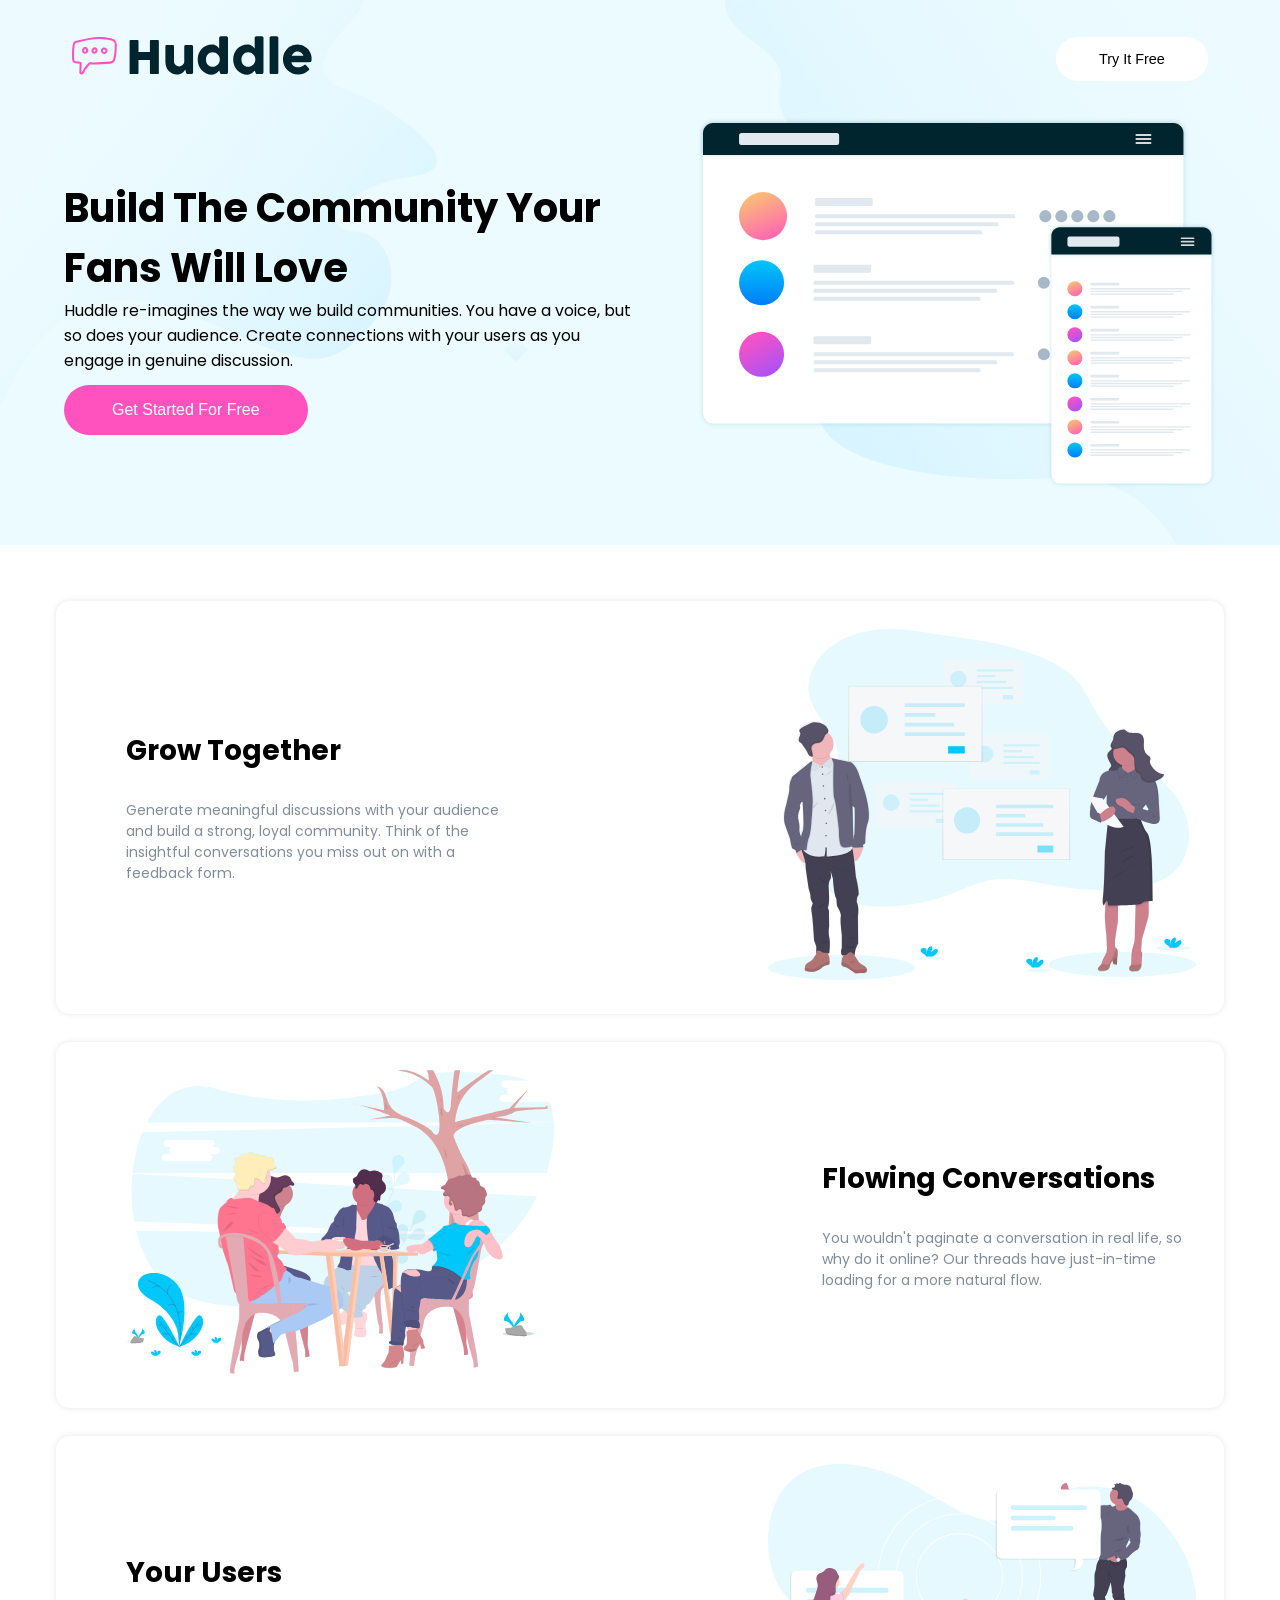
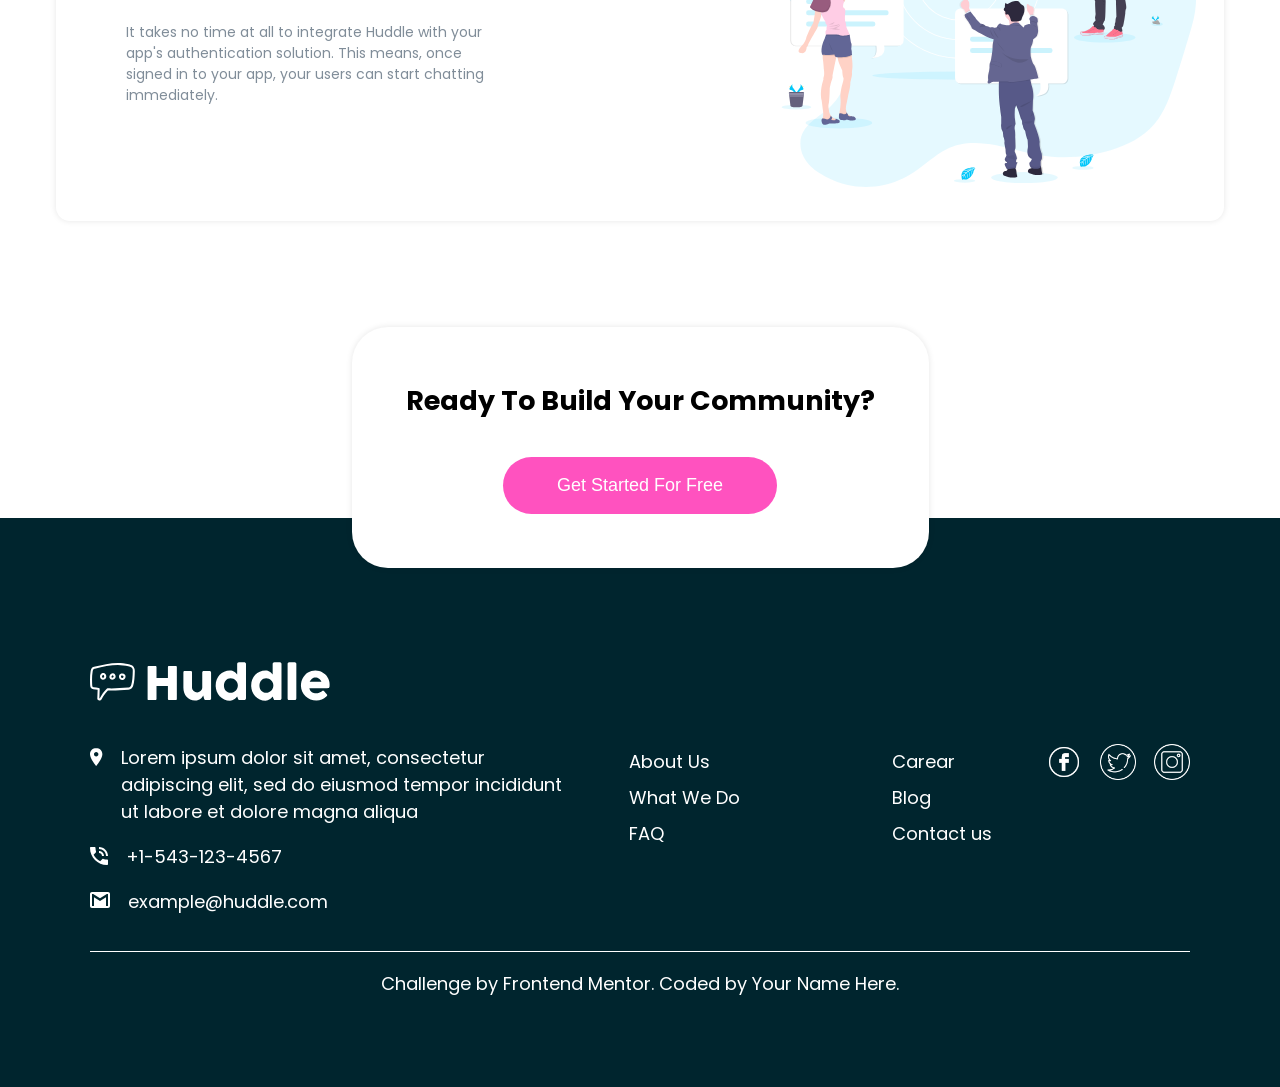
<file: index.html>
<!DOCTYPE html>
<html lang="en">
  <head>
    <meta charset="UTF-8" />
    <meta name="viewport" content="width=device-width, initial-scale=1.0" />
    <meta
      name="desciption"
      content="Generate meaningful discussions with your audience and build a strong, loyal community. 
        Think of the insightful conversations you miss out on with a feedback form."
    />
    <link rel="preconnect" href="https://fonts.googleapis.com" />
    <link rel="preconnect" href="https://fonts.gstatic.com" crossorigin />
    <link
      href="https://fonts.googleapis.com/css2?family=Open+Sans:ital,wght@0,300..800;1,300..800&family=Poppins:ital,wght@0,100;0,200;0,300;0,400;0,500;0,600;0,700;0,800;0,900;1,100;1,200;1,300;1,400;1,500;1,600;1,700;1,800;1,900&display=swap"
      rel="stylesheet"
    />
    <link
      rel="icon"
      type="image/png"
      sizes="32x32"
      href="./images/favicon-32x32.png"
    />
    <link rel="stylesheet" href="style.css" />
    <title>
      Frontend Mentor | Huddle landing page with alternating feature blocks
    </title>
  </head>
  <body>
    <main>
      <header>
        <nav>
          <div class="nav-logo-container">
            <img src="images/logo.svg" alt="nav-logo" />
          </div>
          <button>Try It Free</button>
        </nav>
        <div class="header__content">
          <article class="header__article">
            <h1>Build The Community Your Fans Will Love</h1>
            <p>
              Huddle re-imagines the way we build communities. You have a voice,
              but so does your audience. Create connections with your users as
              you engage in genuine discussion.
            </p>
            <button>Get Started For Free</button>
          </article>
          <div class="header__image-holder">
            <img src="images/illustration-mockups.svg" alt="" />
          </div>
        </div>
      </header>
      <section class="contents">
        <div class="content content-1">
          <article>
            <h2>Grow Together</h2>
            <p>
              Generate meaningful discussions with your audience and build a
              strong, loyal community. Think of the insightful conversations you
              miss out on with a feedback form.
            </p>
          </article>
          <div class="content__image-holder content-1__image-holder">
            <img
              src="images/illustration-grow-together.svg"
              alt="grow-together"
            />
          </div>
        </div>

        <div class="content content-2">
          <div class="content__image-holder content-2__image-holder">
            <img
              src="images/illustration-flowing-conversation.svg"
              alt="grow-together"
            />
          </div>
          <article>
            <h2>Flowing Conversations</h2>
            <p>
              You wouldn't paginate a conversation in real life, so why do it
              online? Our threads have just-in-time loading for a more natural
              flow.
            </p>
          </article>
        </div>

        <div class="content content-3">
          <article>
            <h2>Your Users</h2>
            <p>
              It takes no time at all to integrate Huddle with your app's
              authentication solution. This means, once signed in to your app,
              your users can start chatting immediately.
            </p>
          </article>
          <div class="content__image-holder content-3__image-holder">
            <img src="images/illustration-your-users.svg" alt="grow-together" />
          </div>
        </div>
      </section>

      <!-- ======== get Started ========== -->
      <section class="get-started">
        <h1>Ready To Build Your Community?</h1>
        <button>Get Started For Free</button>
      </section>

      <!-- ======== footer========== -->

      <footer>
        <div class="footer__image-holder">
          <img src="images/logo.svg" alt="footer logo" />
        </div>
        <div class="footer__content">
          <div class="contacts">
            <a href="#"
              ><img src="images/icon-location.svg" alt="icon-location" />
              <p>
                Lorem ipsum dolor sit amet, consectetur adipiscing elit, sed do
                eiusmod tempor incididunt ut labore et dolore magna aliqua
              </p></a
            >
            <a href="#"
              ><img src="images/icon-phone.svg" alt="icon-phone" />
              <p>+1-543-123-4567</p></a
            >
            <a href="#"
              ><img src="images/icon-email.svg" alt="icon-email" />
              <p>example@huddle.com</p></a
            >
          </div>
          <div class="links">
            <ul>
              <li><a href="#">About Us</a></li>
              <li><a href="#">What We Do</a></li>
              <li><a href="#">FAQ</a></li>
            </ul>
            <ul>
              <li><a href="#">Carear</a></li>
              <li><a href="#">Blog</a></li>
              <li><a href="#">Contact us</a></li>
            </ul>
          </div>
          <div class="socials">
            <div>
              <a href="#"><img src="images/facebook.png" alt="facebook" /></a>
            </div>
            <div>
              <a href="#"><img src="images/twitter.png" alt="twitter" /></a>
            </div>
            <div>
              <a href="#"><img src="images/instagram.png" alt="instagram" /></a>
            </div>
          </div>
        </div>
        <p class="attribution">
          Challenge by
          <a href="https://www.frontendmentor.io?ref=challenge" target="_blank"
            >Frontend Mentor</a
          >. Coded by <a href="#">Your Name Here</a>.
        </p>
      </footer>
    </main>
  </body>
</html>
</file>
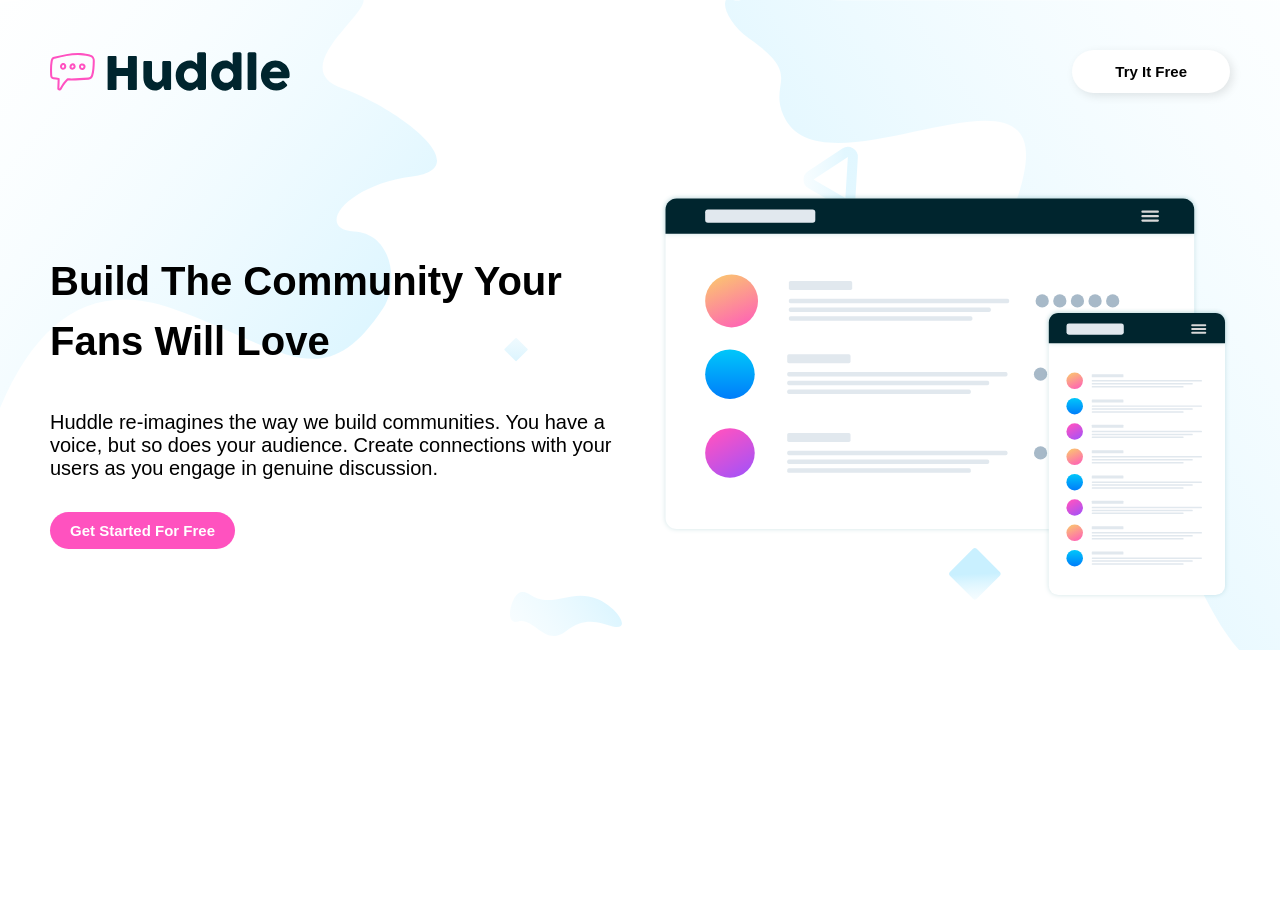
<file: huddle-landing-page-with-alternating-feature-blocks-master/index.html>
<!DOCTYPE html>
<html lang="en">
  <head>
    <meta charset="UTF-8" />
    <meta name="viewport" content="width=device-width, initial-scale=1.0" />
    <!-- displays site properly based on user's device -->

    <link
      rel="icon"
      type="image/png"
      sizes="32x32"
      href="./images/favicon-32x32.png"
    />
    <link rel="stylesheet" href="https://fonts.google.com/specimen/Poppins" />
    <link rel="stylesheet" href="https://fonts.google.com/specimen/Open+Sans" />
    <link rel="stylesheet" href="style.css" />

    <title>
      Frontend Mentor | Huddle landing page with alternating feature blocks
    </title>
  </head>
  <body>
    <header class="header">
      <nav class="nav">
        <img src="images/logo.svg" alt="nav__logo" class="nav__logo" />

        <a href="#" class="nav__try-btn">Try It Free</a>
      </nav>
      <div class="header__content">
        <article class="content__article">
          <h1 class="article__heading">
            Build The Community Your Fans Will Love
          </h1>
          <p class="article__body">
            Huddle re-imagines the way we build communities. You have a voice,
            but so does your audience. Create connections with your users as you
            engage in genuine discussion.
          </p>
          <a href="#" class="article__try-btn">Get Started For Free</a>
        </article>

        <div class="header__img-container">
          <img
            src="images/illustration-mockups.svg"
            alt="header__image"
            class="header__image"
          />
        </div>
      </div>
    </header>
  </body>
</html>
</file>
<file: style.css>
*,
*::after,
*::before {
  margin: 0;
  padding: 0;
  box-sizing: border-box;
}

:root {
  /* === colors === */
  --primary-pink: hsl(322, 100%, 66%);
  --neutral-pale-cyan: hsl(193, 100%, 96%);
  --neutral-dark-cyan: hsl(192, 100%, 9%);
  --neutral-grayish-blue: hsl(208, 11%, 55%);
  --white-text: #fff;
  --primary-padding: 2em 4em;
  --prmary-button-padding: 1em 3em;
}

body {
  font-size: 18px;
  font-family: "Poppins", "Open Sans", sans-serif;
  max-width: 100%;
}

/* Header == <nav, header__content> */

header {
  font-size: inherit;
  background-image: url(images/bg-hero-desktop.svg);
  background-repeat: no-repeat;
  background-color: var(--neutral-pale-cyan);
  padding-bottom: 1em;
}

/* ========= nav  */

nav {
  font-size: inherit;
  padding: var(--primary-padding);
  display: -webkit-box;
  display: -ms-flexbox;
  display: flex;
  justify-content: space-between;
  align-items: center;
}

.nav-logo-container {
  max-width: 30%;
}

.nav-logo-container img {
  width: 100%;
}

nav button {
  font-size: 0.8em;
  max-width: 30%;
  padding: 1em 3em;
  border: none;
  background-color: white;
  border-radius: 100px;
  cursor: pointer;
}

/* ============== nav media queries */

@media screen and (max-width: 617px) {
  body {
    font-size: 14px;
  }
}

@media screen and (max-width: 500px) {
  body {
    font-size: 12px;
  }
  nav button {
    max-width: 50%;
    padding: 1em 3em;
  }
}

/* =========== header__content*/

.header__content {
  display: flex;
  padding: var(--primary-padding);
  padding-top: 0;
  align-items: center;
  gap: 5%;
  cursor: default;
}

.header__content > * {
  max-width: 50%;
}

.header__article {
  font-size: inherit;
}

.header__article h1 {
  font-size: 2.5em;
}

.header__article p {
  font-size: 1em;
  margin-bottom: 0.7em;
}

.header__article button {
  font-size: inherit;
  border: none;
  color: var(--white-text);
  padding: var(--prmary-button-padding);
  background-color: var(--primary-pink);
  border-radius: 100px;
  cursor: pointer;
}

.header__image-holder img {
  width: 100%;
}

/* ============= header__content media queries */

@media screen and (max-width: 1300px) {
  .header__content {
    font-size: 16px;
  }
}

@media screen and (max-width: 985px) {
  .header__content {
    font-size: 12px;
  }
}

@media screen and (max-width: 776px) {
  .header__content {
    font-size: 10px;
  }
}

@media screen and (max-width: 600px) {
  .header__content {
    font-size: 8px;
  }
}

@media screen and (max-width: 500px) {
  .header__content {
    font-size: 12px;
    text-align: center;
    flex-direction: column;
  }

  .header__content > * {
    max-width: 100%;
  }

  .header__article {
    padding-top: 40%;
    margin-bottom: 25%;
  }

  .header__article h1 {
    margin-bottom: 1em;
  }

  .header__article p {
    margin-bottom: 2em;
  }
}

/* Content == <content * 3> */

.contents {
  font-size: 14px;
  padding: var(--primary-padding);
  cursor: default;
}

.content {
  font-size: inherit;
  display: flex;
  justify-content: space-between;
  align-items: center;
  padding: 2em;
  padding-left: 5em;
  margin: 2em 0;
  box-shadow: 0 0 6px rgba(0, 0, 0, 0.1);
  border-radius: 1em;
}

.content article {
  font-size: inherit;
  max-width: 35%;
}

.content article h2 {
  font-size: 2em;
  margin-bottom: 1em;
}

.content article p {
  font-size: 1em;
  line-height: 1.5em;
  color: var(--neutral-grayish-blue);
}

.content__image-holder {
  max-width: 40%;
}

.content__image-holder img {
  width: 100%;
}

/* ============ contents media queries */
@media screen and (max-width: 810px) {
  .contents {
    font-size: 12px;
  }
}

@media screen and (max-width: 690px) {
  .contents {
    font-size: 10px;
  }
}

@media screen and (max-width: 568px) {
  .contents {
    font-size: 9px;
  }
}

@media screen and (max-width: 500px) {
  .contents {
    font-size: 12px;
  }

  .content {
    display: flex;
    flex-direction: column;
    text-align: center;
    padding: 3em;
  }

  .content article {
    max-width: 100%;
  }

  .content__image-holder {
    margin-bottom: 3rem;
  }

  .content > * {
    max-width: 100%;
  }

  .content-1__image-holder,
  .content-3__image-holder {
    order: 1;
  }

  .content-1 article,
  .content-3 article {
    order: 2;
  }
}

/* get-started == <h1, button> */

.get-started {
  position: relative;
  padding: 3em;
  background-color: #fff;
  width: fit-content;
  margin: 0 auto;
  box-shadow: 0 0 6px rgba(0, 0, 0, 0.1);
  border-radius: 2em;
  text-align: center;
  transform: translateY(50px);
  z-index: 2;
  cursor: default;
}

.get-started button {
  font-size: inherit;
  align-items: center;
  padding: var(--prmary-button-padding);
  background-color: var(--primary-pink);
  border: none;
  color: var(--white-text);
  border-radius: 100px;
  margin-top: 2em;
  cursor: pointer;
}

/* ===============get-started media queries============== */

@media screen and (max-width: 500px) {
  .get-started {
    margin: 0 1em;
  }
}

/* footer == <footer__image-holder, footer__content, attribution> */

footer {
  font-size: inherit;
  background-color: var(--neutral-dark-cyan);
  padding: 5em;
  padding-top: 8em;
  color: var(--white-text);
  z-index: 1;
  cursor: default;
}

.footer__content {
  display: flex;
  margin-top: 2em;
  justify-content: space-between;
  border-bottom: 1px solid #fff;
  padding-bottom: 2em;
}

.footer__content ul {
  list-style-type: none;
}

.footer__content a {
  text-decoration: none;
  color: inherit;
}

footer img {
  filter: brightness(0) invert(1);
}

.socials {
  display: flex;
  max-width: 23%;
  margin-left: auto;
  gap: 1em;
  margin-right: 0;
  width: fit-content;
}

.socials img {
  width: 2em;
}

.links {
  display: flex;
  justify-content: space-between;
  max-width: 33%;
  margin: 0 3em;
  width: 100%;
}

.links ul {
  line-height: 2em;
}

.contacts > *:not(:last-child) {
  margin-bottom: 1em;
}

.contacts a {
  display: flex;
  gap: 1em;
}

.contacts a img {
  height: fit-content;
  margin-top: 0.2em;
}

.attribution {
  text-align: center;
  margin-top: 1em;
}

.attribution a {
  text-decoration: none;
  color: var(--white-text);
}

/* ====== footer media queries ====== */

@media screen and (max-width: 840px) {
  footer {
    font-size: 12px;
  }
}

@media screen and (max-width: 650px) {
  footer {
    font-size: 10px;
  }
}

@media screen and (max-width: 500px) {
  footer {
    font-size: 12px;
  }

  .footer__content {
    display: block;
  }

  .get-started {
    margin: auto;
  }

  .links {
    display: block;
    margin-top: 2em;
  }
  .socials {
    margin: 2em auto;
  }
}
</file>
<file: huddle-landing-page-with-alternating-feature-blocks-master/style.css>
* {
  margin: 0;
  padding: 0;
  box-sizing: border-box;
}

html {
  font-size: 10px;
}

body {
  font-family: "Poppins", "Open Sans", sans-serif;
  font-size: 1.8rem;
}

/* ---------Header styles--------------- */

.header {
  background-image: url(images/bg-hero-desktop.svg);
  height: fit-content;
  background-repeat: no-repeat;
  padding: 3rem;
}

.nav {
  display: flex;
  width: 100%;
  align-items: center;
  justify-content: space-between;
  padding: 2rem 2rem;
}

.nav__try-btn {
  text-decoration: none;
  background-color: #fff;
  padding: 1.3rem 4.3rem;
  border-radius: 100px;
  box-shadow: 3px 3px 10px rgba(0, 0, 0, 0.1);
  font-size: 1.5rem;
  font-weight: bold;
  color: #000;
}

.header__content {
  display: flex;
  align-items: center;
  gap: 4rem;
  margin-top: 6rem;
  padding: 2rem 2rem;
}

.content__article {
  max-width: 45vw;
  flex: 1;
}

.header__img-container {
  max-width: 45vw;
  display: flex;
  align-items: center;
  justify-content: center;
  flex: 1;
  height: 100%;
  overflow: hidden;
}

.header__image {
  width: 100%;
  height: auto;
  object-fit: contain;
}

.article__heading {
  font-size: 4rem;
  line-height: 6rem;
  margin-bottom: 4rem;
}

.article__body {
  font-size: 2rem;
  margin-bottom: 4rem;
}

.article__try-btn {
  text-decoration: none;
  color: #fff;
  background-color: hsl(322, 100%, 66%);
  padding: 1rem 2rem;
  border-radius: 100px;
  font-size: 1.5rem;
  font-weight: bold;
}

@media (min-height: 800px) {
  .header {
    height: fit-content;
  }
}

@media (max-width: 1000px) {
  html {
    font-size: 8px;
  }

  .nav__logo {
    height: 4.2rem;
  }

  .nav__try-btn {
    font-size: 2rem;
  }
}

@media (max-width: 850px) {
  html {
    font-size: 6px;
  }
  .nav__logo {
    height: 4rem;
  }
}

@media (max-width: 770px) {
  .nav__try-btn {
    font-size: 2.5rem;
  }
}

@media (max-width: 600px) {
  html {
    font-size: 5px;
  }
  .nav {
    padding-left: 0;
  }
  .nav__logo {
    height: 3rem;
    margin-left: 0;
  }

  .nav__try-btn {
    font-size: 2rem;
  }
}

@media (max-width: 500px) {
  .header {
    background-image: url(images/bg-hero-mobile.svg);
    padding: 2rem;
  }

  .header__content {
    flex-direction: column;
  }

  .content__article {
    max-width: 100%;
    text-align: center;
  }

  .header__img-container {
    max-width: 100%;
  }
}
</file>
